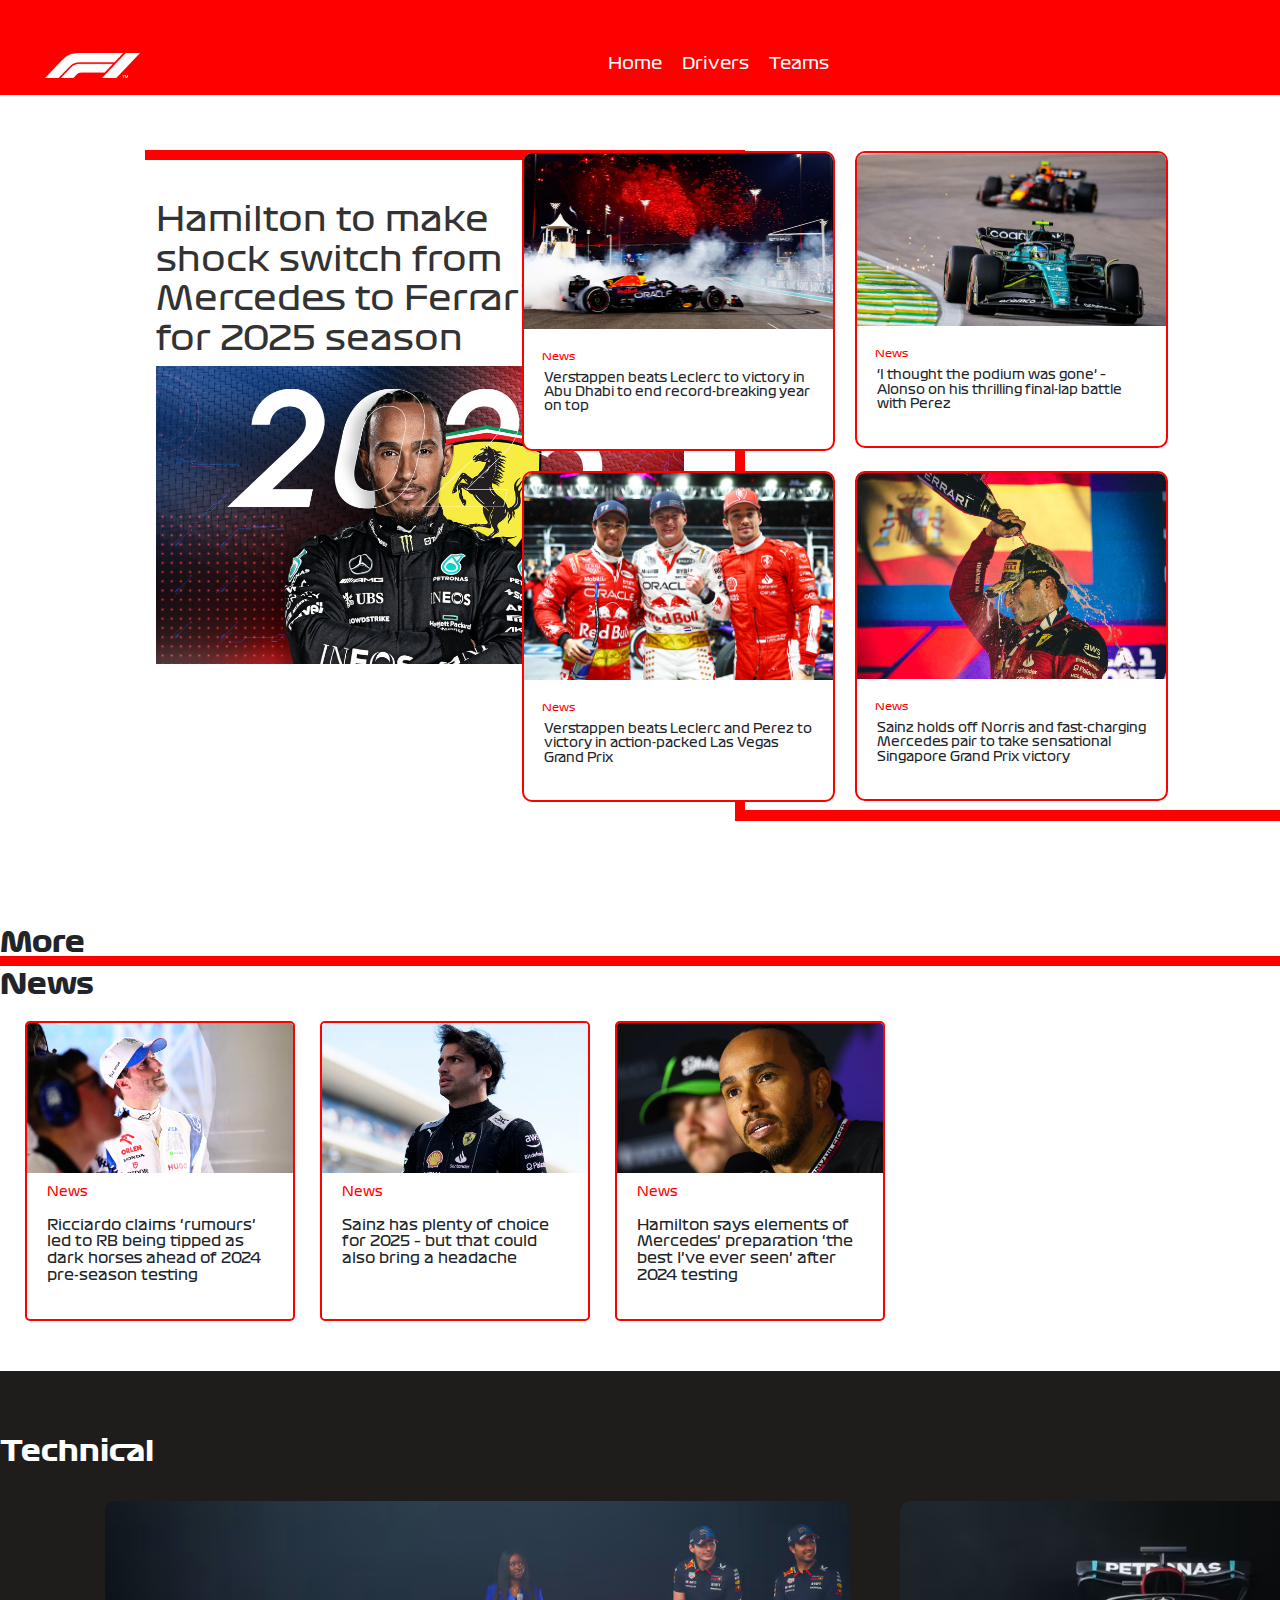
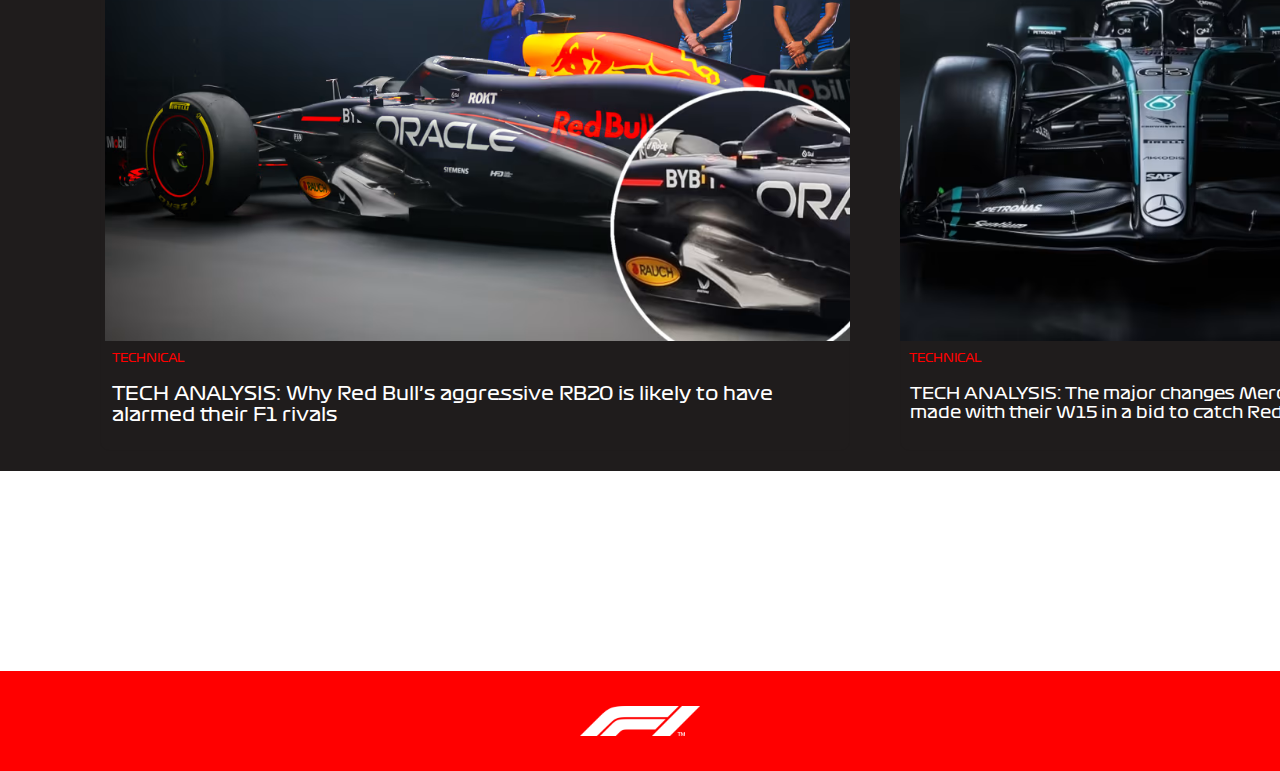
<file: index.html>
<!DOCTYPE html>
<html lang="en">
<head>
    <meta charset="UTF-8">
    <meta name="viewport" content="width=device-width, initial-scale=1.0">
    <title>F1 - The official website</title>
    <link rel="stylesheet" href="https://cdn.jsdelivr.net/npm/bootstrap@4.3.1/dist/css/bootstrap.min.css" integrity="sha384-ggOyR0iXCbMQv3Xipma34MD+dH/1fQ784/j6cY/iJTQUOhcWr7x9JvoRxT2MZw1T" crossorigin="anonymous">
    <link rel="stylesheet" href="styles.css">
    <script src="home.js" defer></script> <!-- Assuming home.js is in the same directory as your HTML file -->
</head>
<body>
        
    
        <!-- RED BACKGROUND CONTAINER -->
        <div id="countdownContainer" class="red-background">
            <!-- COUNTDOWN -->
            <div id="wrapper-countdown">
            <div id="countdown" class="countdown"></div>
            </div>
        </div>
        

        <!-- TOP BAR -->
        <div class="top-bar">
            <a href="/index.html">
            <img src="/Images/F1logo.png" alt="F1 Logo" width="140px" height="40" style="padding-top: 10px; padding-left: 45px; padding-bottom: 5px;">
        </a>
            <div id="wrapper-bar">
                <ul class="nav-list">
                    <li><a href="/index.html">Home</a></li>
                    <li><a href="/HTML-CSS/drivers.html">Drivers</a></li>
                    <li><a href="/HTML-CSS/teams.html">Teams</a></li>
                </ul>
            </div>
        </div>
        
        

            

        <!-- WRAPPER -->
        <div id="wrapper"> 

        <!-- CONTENTS -->

        <!-- MAIN ARTICLE -->
        <div class="main-article row justify-content-center" onclick="redirectToArticle('HTML-CSS/Articles/headline-article.html')">
            <div class="article-content col-md-10">
                <h1 class="main-article-title">Hamilton to make shock switch from Mercedes to Ferrari for 2025 season</h1>
                <img src="Images/F1-article-images/hamilton-ferrari.jpg" alt="Hamilton Ferrari" class="img-fluid" style="max-width: 650px;">
            </div>
        </div>
        
        

        <div class="article-border"></div>

        </div>
        

        <!-- Sub-wrapper for card container -->
    
        <!-- 4 CARD NEWS ARTICLE -->
        <div class="wrapper-card">
        <div class="container">
            <div class="row justify-content-center">
                <div class="col-md-6 col-lg-5 col-sm-7">
                    <!-- Card 1 -->
                    <div class="card" onclick="redirectToArticle('HTML-CSS/Articles/article-1.html')">
                        <img src="Images/F1-article-images/verstappen-abu-dhabi.png" alt="Verstappen Abu Dhabi">
                        <div class="card-content">
                            <p class="card-topic">News</p>
                            <h2 class="card-title">Verstappen beats Leclerc to victory in Abu Dhabi to end record-breaking year on top</h2>
                        </div>
                    </div>
                </div>
                <div class="col-md-6 col-lg-5">
                    <!-- Card 2 -->
                    <div class="card" onclick="redirectToArticle('HTML-CSS/Articles/article-2.html')">
                        <img src="Images/F1-article-images/alonso-perez-brazil.png" alt="Verstappen Brazil">
                        <div class="card-content">
                            <p class="card-topic">News</p>
                            <h2 class="card-title">‘I thought the podium was gone’ – Alonso on his thrilling final-lap battle with Perez</h2>
                        </div>
                    </div>
                </div>
                <div class="col-md-6 col-lg-5">
                    <!-- Card 3 -->
                    <div class="card" onclick="redirectToArticle('HTML-CSS/Articles/article-3.html')">
                        <img src="Images/F1-article-images/verstappen-las-vegas.png" alt="Verstappen Las Vegas">
                        <div class="card-content">
                            <p class="card-topic">News</p>
                            <h2 class="card-title">Verstappen beats Leclerc and Perez to victory in action-packed Las Vegas Grand Prix</h2>
                        </div>
                    </div>
                </div>
                <div class="col-md-6 col-lg-5">
                    <!-- Card 4 -->
                    <div class="card" onclick="redirectToArticle('HTML-CSS/Articles/article-4.html')">
                        <img src="Images/F1-article-images/sainz-singapore.jpg" alt="Sainz Singapore">
                        <div class="card-content">
                            <p class="card-topic">News</p>
                            <h2 class="card-title">Sainz holds off Norris and fast-charging Mercedes pair to take sensational Singapore Grand Prix victory</h2>
                        </div>
                    </div>
                </div>
            </div>
        </div>
    </div>
        

    <div class="more-news-wrapper">
    <div class="more-news-box-1">
        <p class="more-news">More News</p>
    </div>
    </div>

    <!-- MORE NEWS SECTION -->
    <div class="more-news-wrapper">
        
        <div class="more-news-box">

        <!-- Sub Card 1 -->
        <div class="more-news-article-card" onclick="redirectToArticle('HTML-CSS/Articles/article-1.html')">
            <img src="Images/Sub-articles/ricciardo-rb-claim.avif" alt="Verstappen Abu Dhabi" height="200" width="265">
            <div class="more-news-card-content">
                <p class="more-news-card-topic">News</p> <!-- New element for the topic text -->
                <h2 class="card-title">Ricciardo claims ‘rumours’ led to RB being tipped as dark horses ahead of 2024 pre-season testing</h2>
            </div>
        </div>

        <!-- Sub Card 2 -->
        <div class="more-news-article-card" onclick="redirectToArticle('HTML-CSS/Articles/article-1.html')">
            <img src="Images/Sub-articles/sainz-ferrari-2025.avif" alt="Verstappen Abu Dhabi" height="200" width="265">
            <div class="more-news-card-content">
                <p class="more-news-card-topic">News</p> <!-- New element for the topic text -->
                <h2 class="card-title">Sainz has plenty of choice for 2025 – but that could also bring a headache</h2>
            </div>
        </div>

        <!-- Sub Card 2 -->
        <div class="more-news-article-card" onclick="redirectToArticle('HTML-CSS/Articles/article-1.html')">
            <img src="Images/Sub-articles/hamilton-2024-testing.avif" alt="Verstappen Abu Dhabi" height="200" width="265">
            <div class="more-news-card-content">
                <p class="more-news-card-topic">News</p> <!-- New element for the topic text -->
                <h2 class="card-title">Hamilton says elements of Mercedes’ preparation ‘the best I’ve ever seen’ after 2024 testing</h2>
            </div>
        </div>

        </div>
        
    </div>
        

    <!-- TECHNICAL BOX -->
    <div class="technical-box">
        <p class="technical-text">Technical</p>
    
        <!-- Wrapper -->
        <div class="wrapper-technical">

        <!-- Main Technical Article -->
        <div class="technical-main-card" onclick="redirectToArticle('HTML-CSS/Articles/article-4.html')">
            <div class="card-image">
                <img src="Images/Tech-article-analysis/red-bull-tech-analysis.avif" alt="Red Bull Tech Analysis">
            </div>
            <div class="card-content">
                <p class="technical-card-topic">TECHNICAL</p>
                <h2 class="technical-card-title">TECH ANALYSIS: Why Red Bull’s aggressive RB20 is likely to have alarmed their F1 rivals</h2>
            </div>
        </div>
    
        <!-- Sub Technical Article -->
        <div class="technical-sub-article" onclick="redirectToArticle('HTML-CSS/Articles/article-5.html')">
            <div class="card-image">
                <img src="Images/Tech-article-analysis/mercedes-tech-analysis.avif" alt="Mercedes Tech Analysis">
            </div>
            <div class="card-content">
                <p class="technical-sub-card-topic">TECHNICAL</p>
                <h2 class="technical-sub-card-title">TECH ANALYSIS: The major changes Mercedes have made with their W15 in a bid to catch Red Bull</h2>
            </div>
        </div>
    </div>
    </div>
    




    <!-- FOOTER CODE -->
    <footer class="footer">
        <div class="footer-content">
            <img class ="footer-logo" src="/Images/F1logo.png">
        </div>
    </footer>

    <script src="https://code.jquery.com/jquery-3.3.1.slim.min.js" integrity="sha384-q8i/X+965DzO0rT7abK41JStQIAqVgRVzpbzo5smXKp4YfRvH+8abtTE1Pi6jizo" crossorigin="anonymous"></script>
    <script src="https://cdn.jsdelivr.net/npm/popper.js@1.14.7/dist/umd/popper.min.js" integrity="sha384-UO2eT0CpHqdSJQ6hJty5KVphtPhzWj9WO1clHTMGa3JDZwrnQq4sF86dIHNDz0W1" crossorigin="anonymous"></script>
    <script src="https://cdn.jsdelivr.net/npm/bootstrap@4.3.1/dist/js/bootstrap.min.js" integrity="sha384-JjSmVgyd0p3pXB1rRibZUAYoIIy6OrQ6VrjIEaFf/nJGzIxFDsf4x0xIM+B07jRM" crossorigin="anonymous"></script>
    
</body>
</html>
</file>
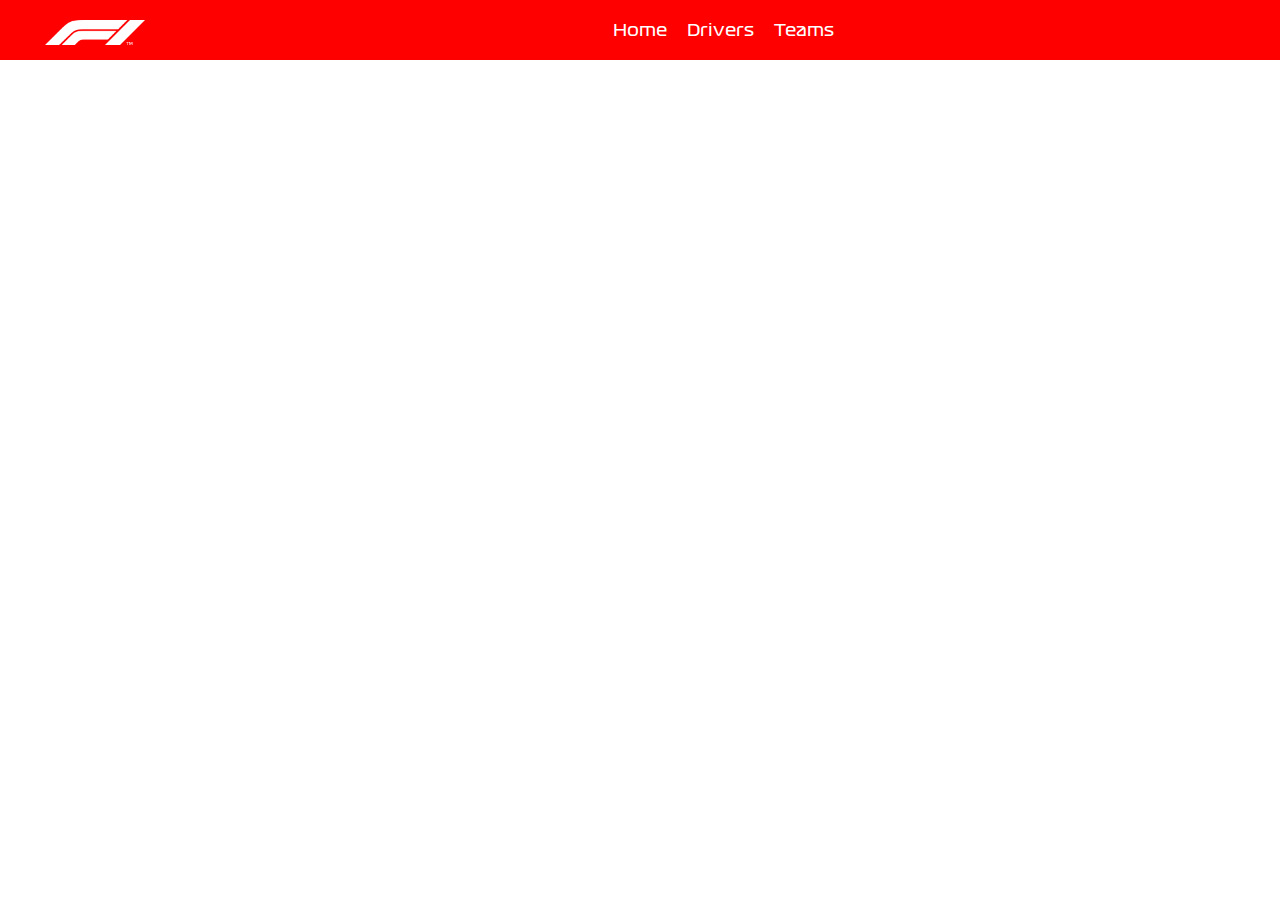
<file: HTML-CSS/drivers.html>
<!DOCTYPE html>
<html lang="en">
<head>
    <meta charset="UTF-8">
    <meta name="viewport" content="width=device-width, initial-scale=1.0">
    <title>Drivers</title>
    <link rel="stylesheet" href="drivers.css"> <!-- Link to the main CSS file -->
</head>
<body>

    
    <!-- TOP BAR -->
    <div class="top-bar">
        <img src="../Images/F1logo.png" alt="F1 Logo" width="120" height="25" style="padding-top: 10px; padding-left: 45px; padding-bottom: 5px;">
        <div id="wrapper-bar">
        <ul class="nav-list">
    
            <li><a href="../index.html">Home</a></li>
            <li><a href="drivers.html">Drivers</a></li> <!-- Link to drivers.html -->
            <li><a href="teams.html">Teams</a></li>
        </ul>
    </div>
    </div>    
    
</body>
</html>
</file>
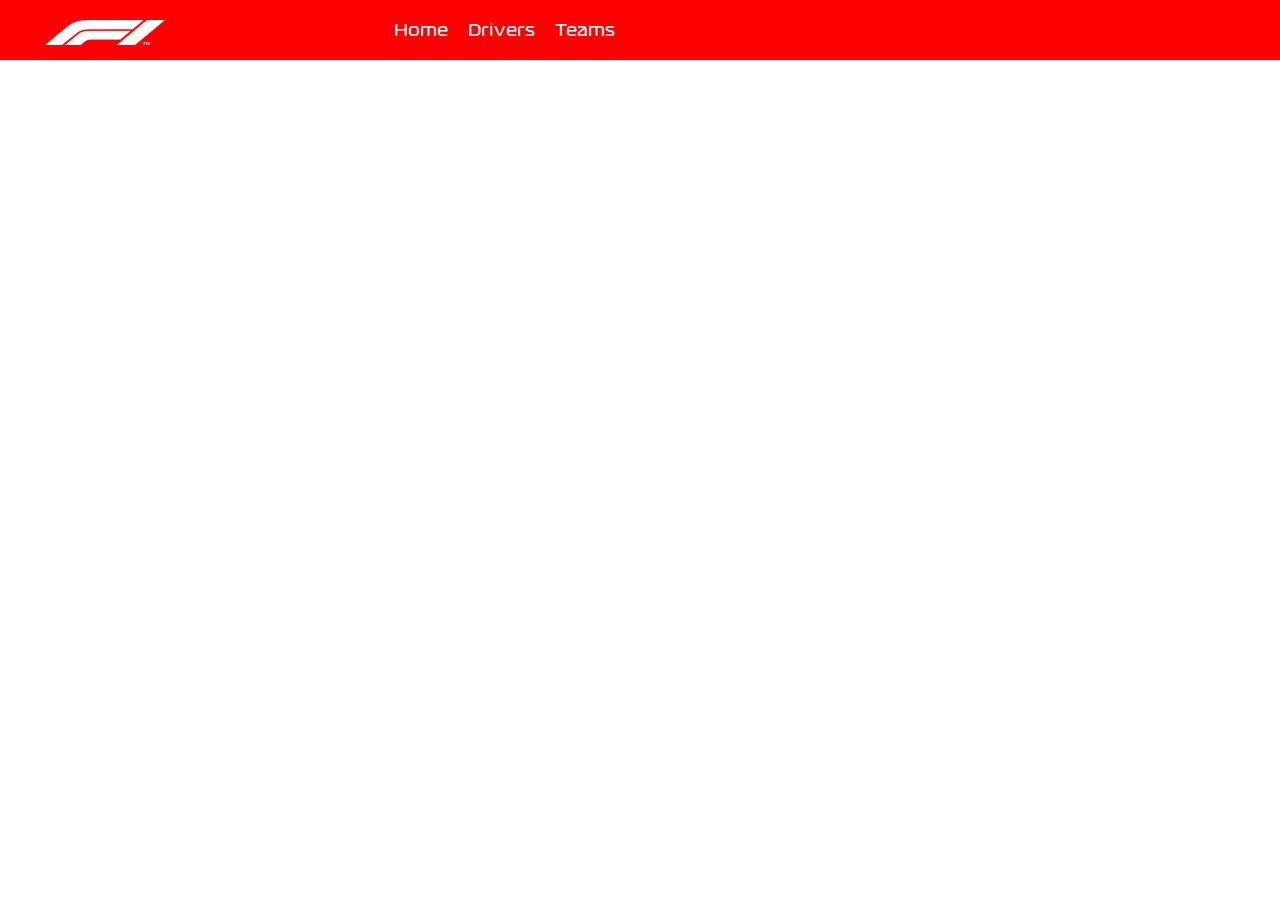
<file: HTML-CSS/teams.html>
<!DOCTYPE html>
<html lang="en">
<head>
    <meta charset="UTF-8">
    <meta name="viewport" content="width=device-width, initial-scale=1.0">
    <title>Drivers</title>
    <link rel="stylesheet" href="teams.css"> <!-- Link to the main CSS file -->
</head>
<body>
    <!-- TOP BAR -->
    <div class="top-bar">
        <img src="../Images/F1logo.png" alt="F1 Logo" width="120" height="25" style="padding-top: 10px; padding-left: 45px; padding-bottom: 5px;">
        <ul class="nav-list">
            <li><a href="../index.html">Home</a></li>
            <li><a href="../HTML-CSS/drivers.html">Drivers</a></li> <!-- Link to drivers.html -->
            <li><a href="teams.html">Teams</a></li>
        </ul>
    </div>
</body>
</html>
</file>
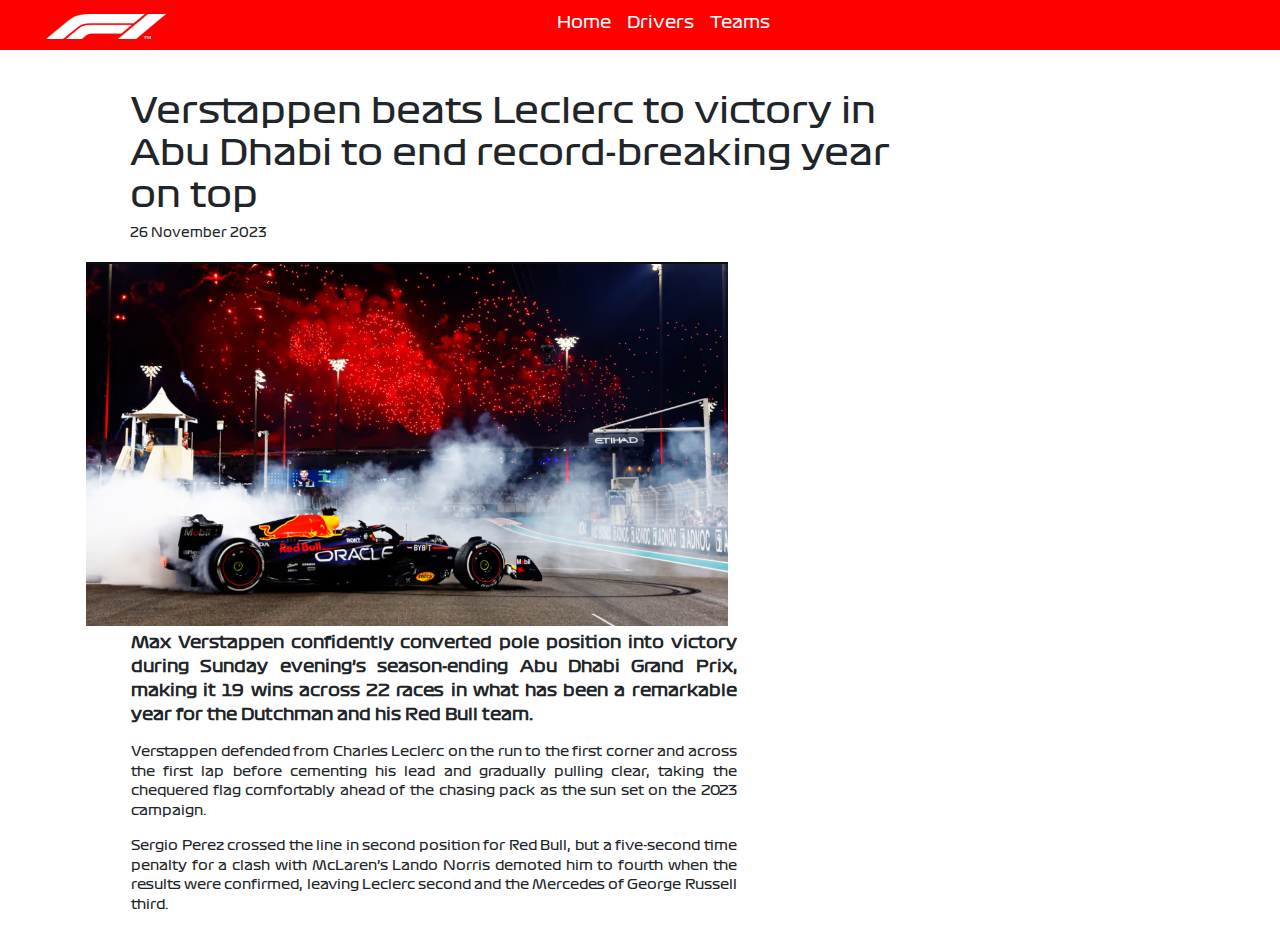
<file: HTML-CSS/Articles/article-1.html>
<!DOCTYPE html>
<html lang="en">
<head>
    <meta charset="UTF-8">
    <meta name="viewport" content="width=device-width, initial-scale=1.0">
    <title>Initial Title</title>
    <!-- Bootstrap CSS -->
    <link rel="stylesheet" href="https://cdn.jsdelivr.net/npm/bootstrap@4.3.1/dist/css/bootstrap.min.css" integrity="sha384-ggOyR0iXCbMQv3Xipma34MD+dH/1fQ784/j6cY/iJTQUOhcWr7x9JvoRxT2MZw1T" crossorigin="anonymous">
    <!-- Custom CSS -->
    <link rel="stylesheet" href="article-1.css">
    <!-- Google Fonts - Roboto -->
    <link href="https://fonts.googleapis.com/css2?family=Roboto:wght@400;700&display=swap" rel="stylesheet">
    <!-- Font Awesome -->
    <link rel="stylesheet" href="https://cdnjs.cloudflare.com/ajax/libs/font-awesome/5.15.4/css/all.min.css" integrity="sha512-ZT2P9jRxUzDCa3n7UVM5q4bWZS2/uUVtGJpQTxag87O5d5ZY41k3AdKk14HptUdEZNb48e8Z3RrN/64z6EhzDQ==" crossorigin="anonymous" referrerpolicy="no-referrer" />

    <script src="/JS/Articles/article-1.js" defer></script>
</head>
<body>

    <!-- TOP BAR -->
    <!-- TOP BAR -->
    <nav class="navbar navbar-expand-md navbar-light bg-danger py-0">
    <a class="navbar-brand" href="#">
        <img src="/Images/F1logo.png" alt="F1 Logo" width="120" height="25">
    </a>
    <button class="navbar-toggler" type="button" data-toggle="collapse" data-target="#navbarSupportedContent" aria-controls="navbarSupportedContent" aria-expanded="false" aria-label="Toggle navigation">
        <span class="navbar-toggler-icon"></span>
    </button>

    <div class="collapse navbar-collapse" id="navbarSupportedContent">
        <ul class="navbar-nav mx-auto"> <!-- Remove ml-auto class -->
            <li class="nav-item">
                <a class="nav-link" href="/index.html">Home</a>
            </li>
            <li class="nav-item">
                <a class="nav-link" href="/HTML-CSS/drivers.html">Drivers</a>
            </li>
            <li class="nav-item">
                <a class="nav-link" href="/HTML-CSS/teams.html">Teams</a>
            </li>
        </ul>
    </div>
</nav>

    
    <!-- WRAPPER -->
    <div class="container">
        
        <!-- ARTICLE STUFF -->

        <!-- ARTICLE TITLE -->
        <!-- ARTICLE TITLE AND DATE CONTAINER -->
        <div class="title-date-container">
            <h1 class="article-1-title display-4 display-md-6 display-lg-8">Verstappen beats Leclerc to victory in Abu Dhabi to end record-breaking year on top</h1>
            <p class="article-1-date small">26 November 2023</p>
        </div>

        
        <!-- ARTICLE IMAGE -->
        <div class="row justify-content-center"> <!-- Center the image horizontally -->
            <div class="col-md-8">
                <img src="/Images/F1-article-images/verstappen-abu-dhabi.png" alt="Verstappen Abu Dhabi" class="img-fluid img-thumbnail article-image" style="width: 650px; height: auto;">
            </div>
        </div>
        
        <!-- ARTICLE 1 DESCRIPTION -->
        <div class="row">
            <div class="col-md-8"> <!-- Adjust column size for responsiveness and remove left padding -->
                <!-- ARTICLE 1 DESCRIPTION -->
                <div class="article-content-container">
                    <p class="article-1-description pl-3">Max Verstappen confidently converted pole position into victory during Sunday evening’s season-ending Abu Dhabi Grand Prix, making it 19 wins across 22 races in what has been a remarkable year for the Dutchman and his Red Bull team.</p>
                    <!-- ARTICLE 1 TEXT -->
                    <div class="article-1-text pl-3">
                        <p class="article-paragraph">Verstappen defended from Charles Leclerc on the run to the first corner and across the first lap before cementing his lead and gradually pulling clear, taking the chequered flag comfortably ahead of the chasing pack as the sun set on the 2023 campaign.</p>
                        <p class="article-paragraph">Sergio Perez crossed the line in second position for Red Bull, but a five-second time penalty for a clash with McLaren’s Lando Norris demoted him to fourth when the results were confirmed, leaving Leclerc second and the Mercedes of George Russell third.</p>
                    </div>
                </div>
            </div>
        </div>
        
        
    </div>

    <!-- Bootstrap JavaScript dependencies -->
    <script src="https://code.jquery.com/jquery-3.3.1.slim.min.js" integrity="sha384-q8i/X+965DzO0rT7abK41JStQIAqVgRVzpbzo5smXKp4YfRvH+8abtTE1Pi6jizo" crossorigin="anonymous"></script>
    <script src="https://cdn.jsdelivr.net/npm/popper.js@1.14.7/dist/umd/popper.min.js" integrity="sha384-UO2eT0CpHqdSJQ6hJty5KVphtPhzWj9WO1clHTMGa3JDZwrnQq4sF86dIHNDz0W1" crossorigin="anonymous"></script>
    <script src="https://cdn.jsdelivr.net/npm/bootstrap@4.3.1/dist/js/bootstrap.min.js" integrity="sha384-JjSmVgyd0p3pXB1rRibZUAYoIIy6OrQ6VrjIEaFf/nJGzIxFDsf4x0xIM+B07jRM" crossorigin="anonymous"></script>

</body>
</html>
</file>
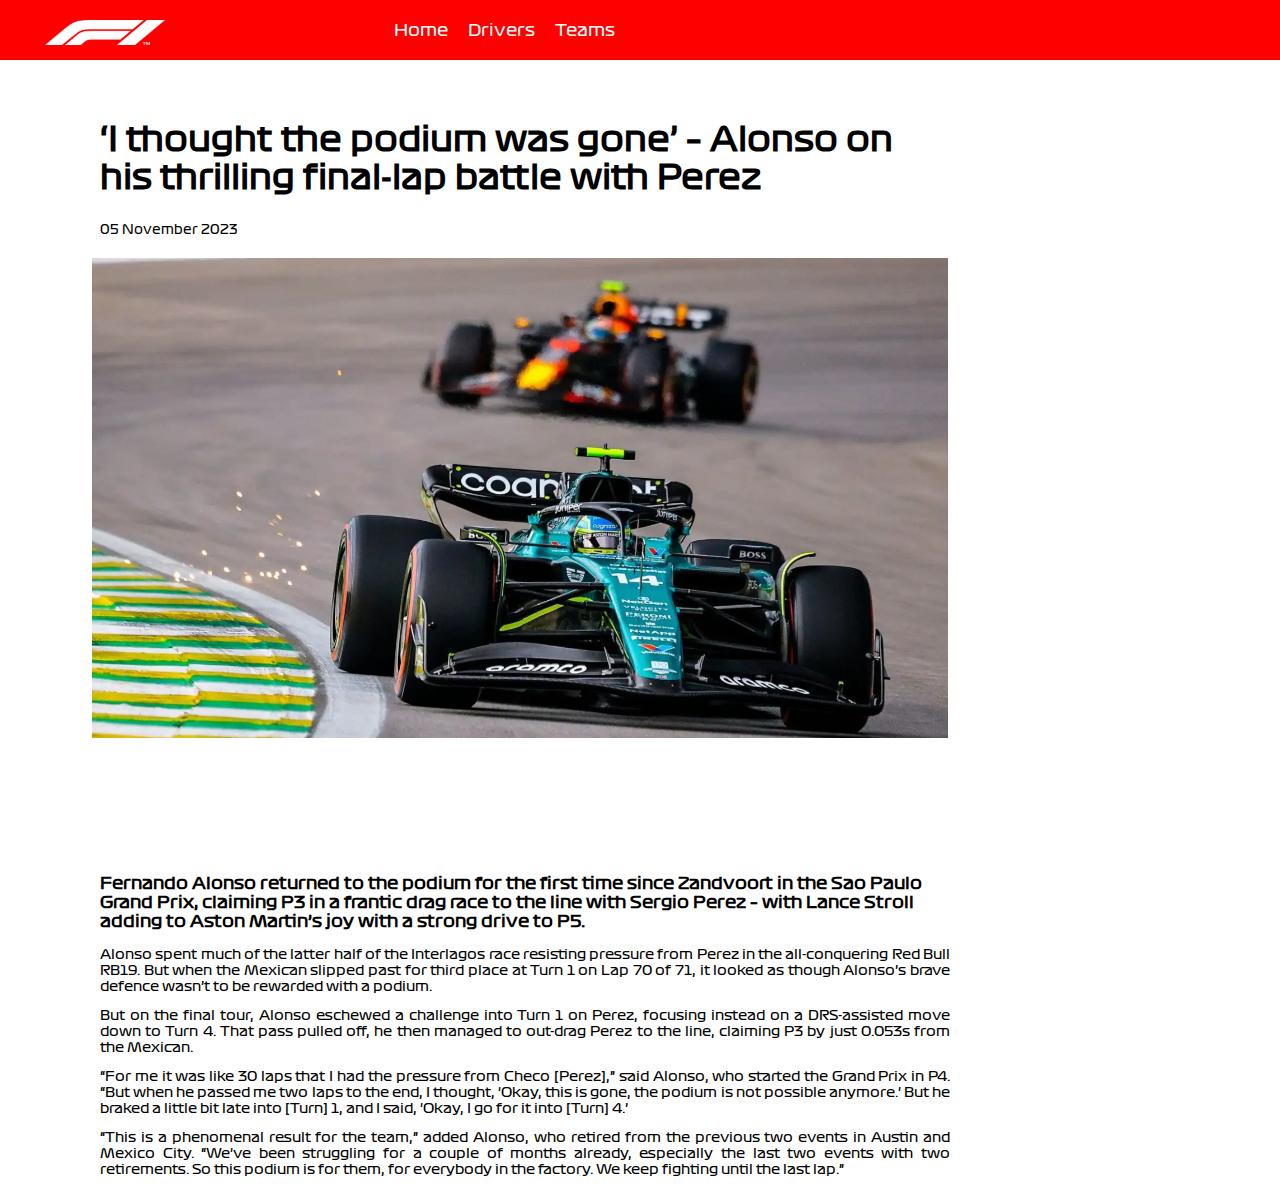
<file: HTML-CSS/Articles/article-2.html>
<!DOCTYPE html>
<html lang="en">
<head>
    <meta charset="UTF-8">
    <meta name="viewport" content="width=device-width, initial-scale=1.0">
    <title>Initial Title</title>
    <link rel="stylesheet" href="article-2.css"> <!-- Link to the main CSS file -->

    <script src="/JS/Articles/article-2.js" defer></script>
</head>
<body>

    <!-- TOP BAR -->
    <div class="top-bar">
        <img src="/Images/F1logo.png" alt="F1 Logo" width="120" height="25" style="padding-top: 10px; padding-left: 45px; padding-bottom: 5px;">
        <ul class="nav-list">
            <li><a href="/index.html">Home</a></li>
            <li><a href="/HTML-CSS/drivers.html">Drivers</a></li> <!-- Link to drivers.html -->
            <li><a href="/HTML-CSS/teams.html">Teams</a></li>
        </ul>
    </div>

    <!-- ARTICLE STUFF -->

    <!-- ARTICLE TITLE -->
    <h1 class="article-2-title">‘I thought the podium was gone’ – Alonso on his thrilling final-lap battle with Perez</h1>

    <a class="article-2-date">05 November 2023</a>

    <!-- ARTICLE IMAGE -->
    <div class="article-2-image" id="article-2-image">
        <img src="/Images/F1-article-images/alonso-perez-brazil.png" alt="Alonso Brazil">
    </div>
    
    <!-- ARTICLE DESCRIPTION IN BOLD -->
    <p class="article-2-description">Fernando Alonso returned to the podium for the first time since Zandvoort in the Sao Paulo Grand Prix, claiming P3 in a frantic drag race to the line with Sergio Perez – with Lance Stroll adding to Aston Martin’s joy with a strong drive to P5.</p>



    <div class="article-2-text">

        <!-- <p class="article-1-text"></p> -->
    
        <p>Alonso spent much of the latter half of the Interlagos race resisting pressure from Perez in the all-conquering Red Bull RB19. But when the Mexican slipped past for third place at Turn 1 on Lap 70 of 71, it looked as though Alonso’s brave defence wasn’t to be rewarded with a podium.</p>
    
        <p>But on the final tour, Alonso eschewed a challenge into Turn 1 on Perez, focusing instead on a DRS-assisted move down to Turn 4. That pass pulled off, he then managed to out-drag Perez to the line, claiming P3 by just 0.053s from the Mexican.</p>
    
        <p>“For me it was like 30 laps that I had the pressure from Checo [Perez],” said Alonso, who started the Grand Prix in P4. “But when he passed me two laps to the end, I thought, 'Okay, this is gone, the podium is not possible anymore.' But he braked a little bit late into [Turn] 1, and I said, 'Okay, I go for it into [Turn] 4.’</p>
    
        <p>“This is a phenomenal result for the team,” added Alonso, who retired from the previous two events in Austin and Mexico City. “We've been struggling for a couple of months already, especially the last two events with two retirements. So this podium is for them, for everybody in the factory. We keep fighting until the last lap.”</p>



    </div>


</body>
</html>
</file>
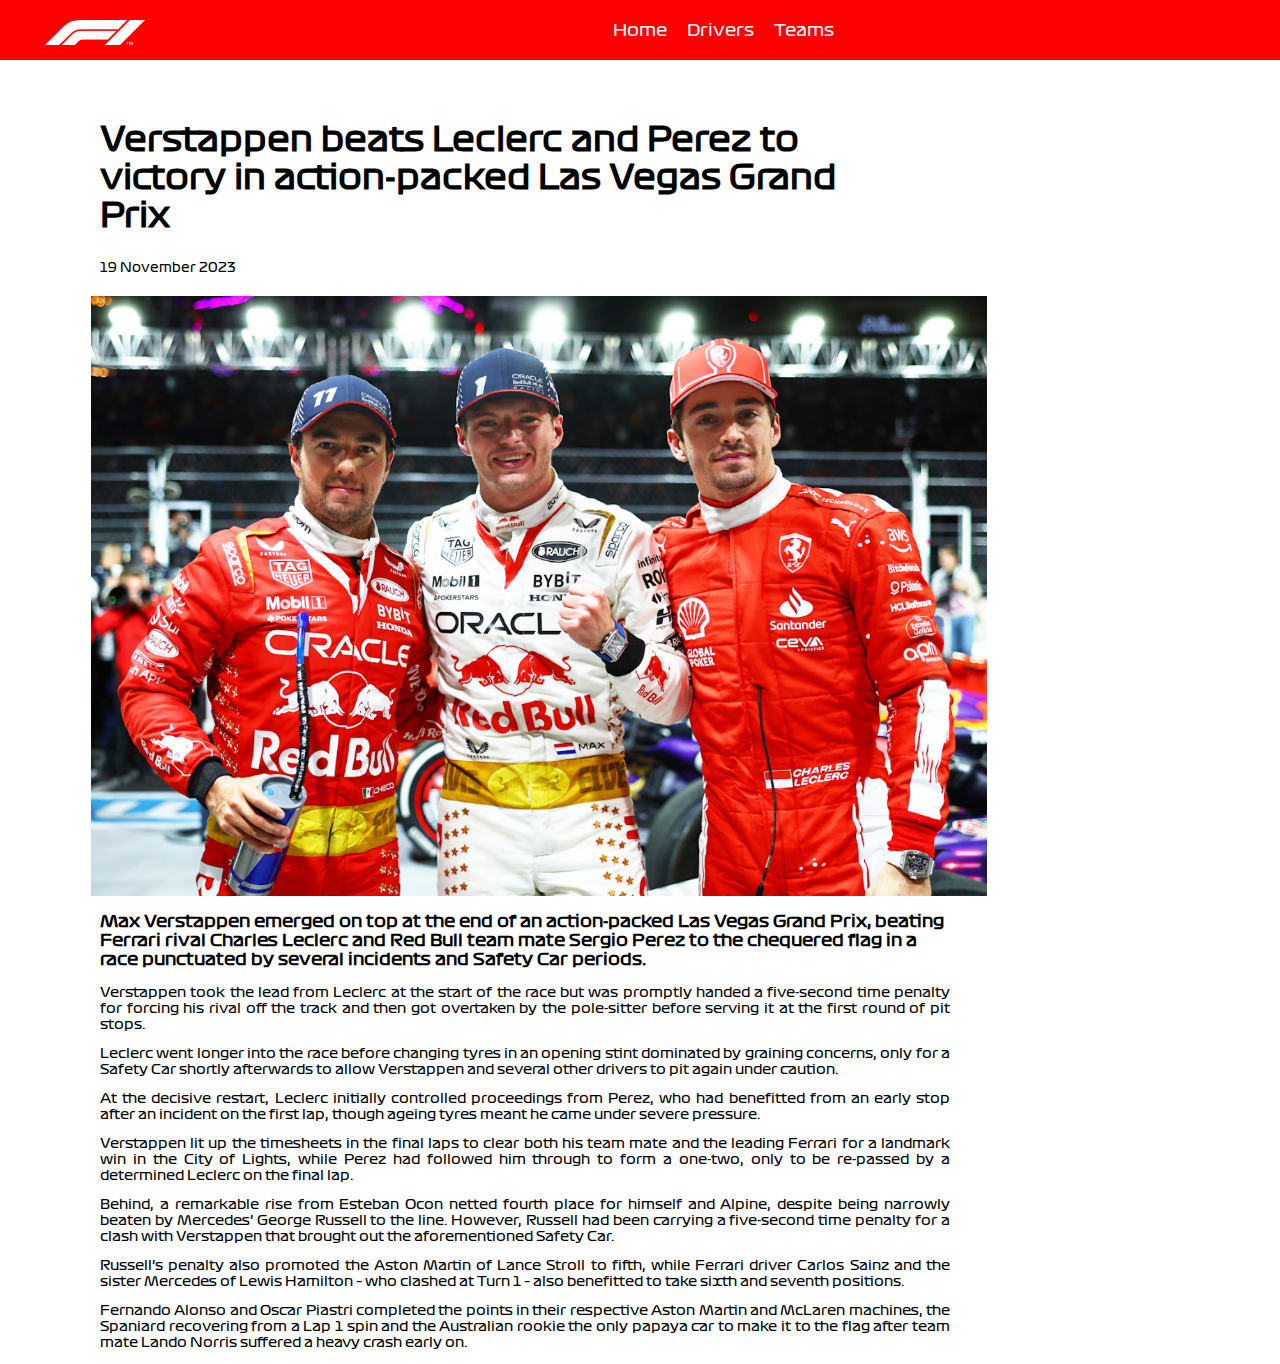
<file: HTML-CSS/Articles/article-3.html>
<!DOCTYPE html>
<html lang="en">
<head>
    <meta charset="UTF-8">
    <meta name="viewport" content="width=device-width, initial-scale=1.0">
    <title>Initial Title</title>
    <link rel="stylesheet" href="article-3.css"> <!-- Link to the main CSS file -->

    <script src="/JS/Articles/article-3.js" defer></script>
</head>
<body>
    <!-- TOP BAR -->
    <div class="top-bar">
        <img src="/Images/F1logo.png" alt="F1 Logo" width="120" height="25" style="padding-top: 10px; padding-left: 45px; padding-bottom: 5px;">
        <div id="wrapper-bar">
        <ul class="nav-list">
            <li><a href="/index.html">Home</a></li>
            <li><a href="/HTML-CSS/drivers.html">Drivers</a></li> <!-- Link to drivers.html -->
            <li><a href="/HTML-CSS/teams.html">Teams</a></li>
        </div>
        </ul>
    </div>


    <div id="wrapper"> 

    <!-- ARTICLE STUFF -->

    <!-- ARTICLE TITLE -->
    <h1 class="article-3-title">Verstappen beats Leclerc and Perez to victory in action-packed Las Vegas Grand Prix</h1>

    <a class="article-3-date">19 November 2023</a>

    <!-- ARTICLE IMAGE -->
    <div class="article-image" id="article-3-image">
        <img src="/Images/F1-article-images/verstappen-las-vegas.png" alt="Verstappen Abu Dhabi">
    </div>
    
    <p class="article-3-description">Max Verstappen emerged on top at the end of an action-packed Las Vegas Grand Prix, beating Ferrari rival Charles Leclerc and Red Bull team mate Sergio Perez to the chequered flag in a race punctuated by several incidents and Safety Car periods.</p>



    <div class="article-3-text">
    
        <p>Verstappen took the lead from Leclerc at the start of the race but was promptly handed a five-second time penalty for forcing his rival off the track and then got overtaken by the pole-sitter before serving it at the first round of pit stops.</p>

        <p>Leclerc went longer into the race before changing tyres in an opening stint dominated by graining concerns, only for a Safety Car shortly afterwards to allow Verstappen and several other drivers to pit again under caution.</p>

        <p>At the decisive restart, Leclerc initially controlled proceedings from Perez, who had benefitted from an early stop after an incident on the first lap, though ageing tyres meant he came under severe pressure.</p>

        <p>Verstappen lit up the timesheets in the final laps to clear both his team mate and the leading Ferrari for a landmark win in the City of Lights, while Perez had followed him through to form a one-two, only to be re-passed by a determined Leclerc on the final lap.</p>

        <p>Behind, a remarkable rise from Esteban Ocon netted fourth place for himself and Alpine, despite being narrowly beaten by Mercedes’ George Russell to the line. However, Russell had been carrying a five-second time penalty for a clash with Verstappen that brought out the aforementioned Safety Car.</p>

        <p>Russell’s penalty also promoted the Aston Martin of Lance Stroll to fifth, while Ferrari driver Carlos Sainz and the sister Mercedes of Lewis Hamilton – who clashed at Turn 1 – also benefitted to take sixth and seventh positions.</p>

        <p>Fernando Alonso and Oscar Piastri completed the points in their respective Aston Martin and McLaren machines, the Spaniard recovering from a Lap 1 spin and the Australian rookie the only papaya car to make it to the flag after team mate Lando Norris suffered a heavy crash early on.</p>

    </div>

    </div>
</body>
</html>
</file>
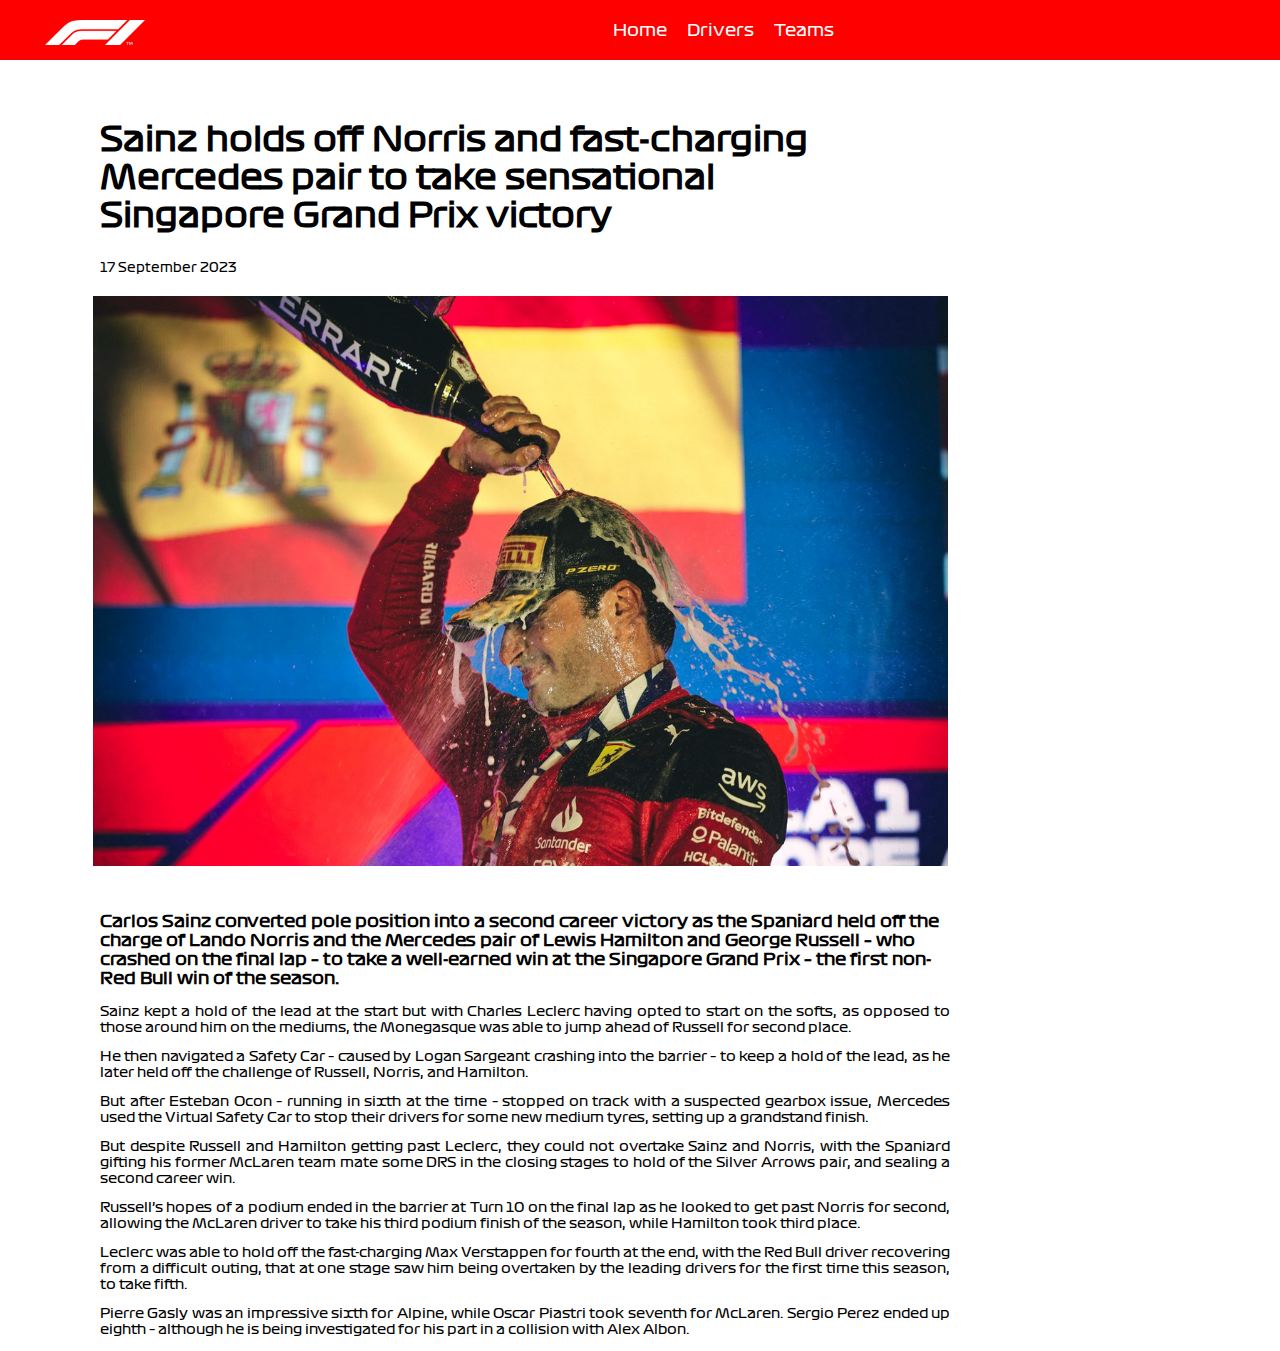
<file: HTML-CSS/Articles/article-4.html>
<!DOCTYPE html>
<html lang="en">
<head>
    <meta charset="UTF-8">
    <meta name="viewport" content="width=device-width, initial-scale=1.0">
    <title>Initial Title</title>
    <link rel="stylesheet" href="article-4.css"> <!-- Link to the main CSS file -->

    <script src="/JS/Articles/article-4.js" defer></script>
</head>
<body>

    <!-- TOP BAR -->

    <div class="top-bar">
        <img src="/Images/F1logo.png" alt="F1 Logo" width="120" height="25" style="padding-top: 10px; padding-left: 45px; padding-bottom: 5px;">
        <div id="wrapper-bar">
        <ul class="nav-list">
            <li><a href="/index.html">Home</a></li>
            <li><a href="/HTML-CSS/drivers.html">Drivers</a></li> <!-- Link to drivers.html -->
            <li><a href="/HTML-CSS/teams.html">Teams</a></li>
        </div>
        </ul>
    </div>


    <div id="wrapper"> 

    <!-- ARTICLE STUFF -->

    <!-- ARTICLE TITLE -->
    <h1 class="article-4-title">Sainz holds off Norris and fast-charging Mercedes pair to take sensational Singapore Grand Prix victory</h1>

    <a class="article-4-date">17 September 2023</a>

    <!-- ARTICLE IMAGE -->
    <div class="article-image" id="article-4-image">
        <img src="/Images/F1-article-images/sainz-singapore.jpg" alt="Verstappen Abu Dhabi">
    </div>
    
    <!-- ARTICLE DESCRIPTION IN BOLD -->
    <p class="article-4-description">Carlos Sainz converted pole position into a second career victory as the Spaniard held off the charge of Lando Norris and the Mercedes pair of Lewis Hamilton and George Russell – who crashed on the final lap – to take a well-earned win at the Singapore Grand Prix – the first non-Red Bull win of the season.</p>



    <div class="article-4-text">

        <p>Sainz kept a hold of the lead at the start but with Charles Leclerc having opted to start on the softs, as opposed to those around him on the mediums, the Monegasque was able to jump ahead of Russell for second place.</p>
    
        <p>He then navigated a Safety Car – caused by Logan Sargeant crashing into the barrier – to keep a hold of the lead, as he later held off the challenge of Russell, Norris, and Hamilton.</p>
    
        <p>But after Esteban Ocon – running in sixth at the time – stopped on track with a suspected gearbox issue, Mercedes used the Virtual Safety Car to stop their drivers for some new medium tyres, setting up a grandstand finish.</p>
    
        <p>But despite Russell and Hamilton getting past Leclerc, they could not overtake Sainz and Norris, with the Spaniard gifting his former McLaren team mate some DRS in the closing stages to hold of the Silver Arrows pair, and sealing a second career win.</p>
    
        <p>Russell’s hopes of a podium ended in the barrier at Turn 10 on the final lap as he looked to get past Norris for second, allowing the McLaren driver to take his third podium finish of the season, while Hamilton took third place.</p>
    
        <p>Leclerc was able to hold off the fast-charging Max Verstappen for fourth at the end, with the Red Bull driver recovering from a difficult outing, that at one stage saw him being overtaken by the leading drivers for the first time this season, to take fifth.</p>
    
        <p>Pierre Gasly was an impressive sixth for Alpine, while Oscar Piastri took seventh for McLaren. Sergio Perez ended up eighth – although he is being investigated for his part in a collision with Alex Albon.</p>
    
    </div>
    

    </div>
    
</body>
</html>
</file>
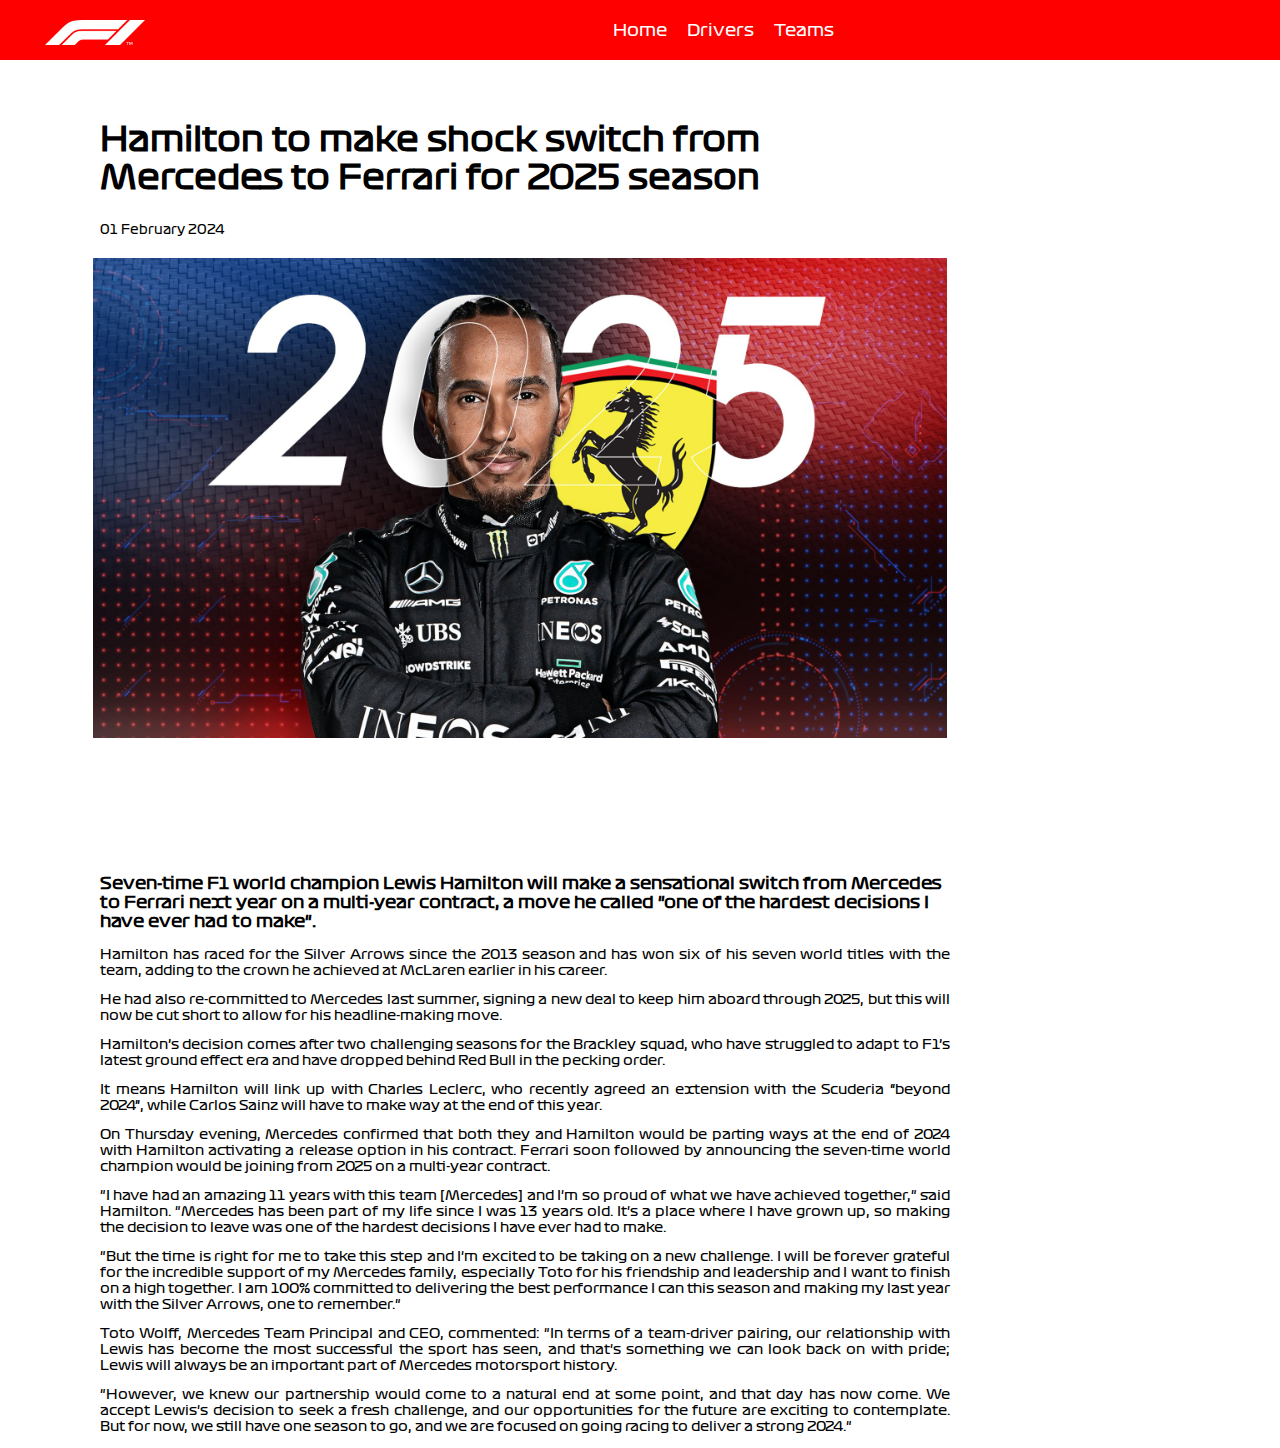
<file: HTML-CSS/Articles/headline-article.html>
<!DOCTYPE html>
<html lang="en">
<head>
    <meta charset="UTF-8">
    <meta name="viewport" content="width=device-width, initial-scale=1.0">
    <title>Initial Title</title>
    <link rel="stylesheet" href="headline-article.css"> 

    <script src="/JS/Articles/headline-article.js" defer></script>  <!-- JS-->
</head>
<body>

    
    <!-- TOP BAR -->
    <div class="top-bar">
        <img src="/Images/F1logo.png" alt="F1 Logo" width="120" height="25" style="padding-top: 10px; padding-left: 45px; padding-bottom: 5px;">
        <div id="wrapper-bar">
        <ul class="nav-list">
            <li><a href="/index.html">Home</a></li>
            <li><a href="/HTML-CSS/drivers.html">Drivers</a></li> 
            <li><a href="/HTML-CSS/teams.html">Teams</a></li>
        </div>
        </ul>
    </div>
    

    <!-- WRAPPER -->
    <div id="wrapper">

    <!-- ARTICLE STUFF -->

    <!-- ARTICLE TITLE -->
    <h1 class="headline-article-title">Hamilton to make shock switch from Mercedes to Ferrari for 2025 season</h1>

    <a class="headline-article-date">01 February 2024</a>

    <!-- ARTICLE IMAGE -->
    <div class="article-image" id="headline-article-1-image">
        <img src="/Images/F1-article-images/hamilton-ferrari.jpg" alt="Verstappen Abu Dhabi">
    </div>
    
    <p class="headline-article-description">Seven-time F1 world champion Lewis Hamilton will make a sensational switch from Mercedes to Ferrari next year on a multi-year contract, a move he called "one of the hardest decisions I have ever had to make".</p>


    <!-- HEADLINE TEXT -->
    <div class="headline-article-text">

        <p>Hamilton has raced for the Silver Arrows since the 2013 season and has won six of his seven world titles with the team, adding to the crown he achieved at McLaren earlier in his career.</p>
    
        <p>He had also re-committed to Mercedes last summer, signing a new deal to keep him aboard through 2025, but this will now be cut short to allow for his headline-making move.</p>
    
        <p>Hamilton’s decision comes after two challenging seasons for the Brackley squad, who have struggled to adapt to F1’s latest ground effect era and have dropped behind Red Bull in the pecking order.</p>
    
        <p>It means Hamilton will link up with Charles Leclerc, who recently agreed an extension with the Scuderia “beyond 2024”, while Carlos Sainz will have to make way at the end of this year.</p>
    
        <p>On Thursday evening, Mercedes confirmed that both they and Hamilton would be parting ways at the end of 2024 with Hamilton activating a release option in his contract. Ferrari soon followed by announcing the seven-time world champion would be joining from 2025 on a multi-year contract.</p>
    
        <p>"I have had an amazing 11 years with this team [Mercedes] and I'm so proud of what we have achieved together," said Hamilton. "Mercedes has been part of my life since I was 13 years old. It's a place where I have grown up, so making the decision to leave was one of the hardest decisions I have ever had to make.</p>
    
        <p>"But the time is right for me to take this step and I'm excited to be taking on a new challenge. I will be forever grateful for the incredible support of my Mercedes family, especially Toto for his friendship and leadership and I want to finish on a high together. I am 100% committed to delivering the best performance I can this season and making my last year with the Silver Arrows, one to remember."</p>
    
        <p>Toto Wolff, Mercedes Team Principal and CEO, commented: "In terms of a team-driver pairing, our relationship with Lewis has become the most successful the sport has seen, and that's something we can look back on with pride; Lewis will always be an important part of Mercedes motorsport history.</p>
    
        <p>"However, we knew our partnership would come to a natural end at some point, and that day has now come. We accept Lewis's decision to seek a fresh challenge, and our opportunities for the future are exciting to contemplate. But for now, we still have one season to go, and we are focused on going racing to deliver a strong 2024."</p>
    
    </div>
    
    
    </div>


</body>
</html>
</file>
<file: styles.css>
body {
    margin: 0;
    padding: 0;
    font-family: 'Formula1-Regular-1', sans-serif; 
    /*background: black;*/
}

/* WRAPPERS */

#wrapper {
    margin-left: auto;
    margin-right: auto;
    max-width: 1519px; /*960*/
}

#wrapper-bar {
    max-width: 1519px; /* Set maximum width */
    margin: 0 auto; /* Center the content horizontally */
    display: flex;
    align-items: center; 
    padding-left: 423px
}

#wrapper-countdown {
    max-width: 1519px; /* Set maximum width */
    margin: 0 auto; /* Center the content horizontally */
    display: flex;
    align-items: center; 
}

#wrapper-logo {
    max-width: 1519px; /* Set maximum width */
    margin: 0 auto; /* Center the content horizontally */
    display: flex;
    align-items: center; 
}

.wrapper-card {
    max-width: 1519px; /* Set maximum width */
    margin: 0 auto; /* Center the content horizontally */
    display: flex; /* Use flexbox */
    flex-wrap: wrap; /* Allow cards to wrap to the next line if needed */
    justify-content: center; /* Center the items horizontally */
}

.wrapper-technical {
    max-width: 1519px; 
    margin: 0 auto;
    align-items: center; 
}

.more-news-wrapper {
    max-width: 1519px;
    margin: 0 auto;
    display: flex; /* Use flexbox */
    flex-wrap: wrap; /* Allow items to wrap to the next line */
    justify-content: space-around; /* Align items with space around */
    align-items: center; /* Center items vertically */
}


#countdownContainer {
    position: fixed; /* Set the position to fixed */
    top: 0; /* Stick it to the very top of the screen */
    left: 0; /* Align it to the left */
    width: 100%; /* Take up the full width of the screen */
    height: 30px;
    background-color: red;
    color: rgb(255, 255, 255);
    font-size: 16px;
    text-align: center;
    padding-top: 0px;
    z-index: 1000; 
}

.top-bar {
    position: fixed; 
    top: 30px;
    left: 0; 
    width: 100%; 
    height: 65px;
    background-color: red;
    padding-top: 5px;
    padding-bottom: 5px;
    font-family: 'Formula1-Regular-1', sans-serif;
    display: flex;
    align-items: center;
    justify-content: space-between; 
    z-index: 1000;
}


.logo {
    padding-top: 10px; 
    padding-right: 10px;
    padding-bottom: 5px;
}

.nav-list {
    list-style: none;
    margin: 0;
    padding-right:633.5px; /* Original was 650px*/
    display: flex;
    align-items: center; 
    
}

.nav-list li {
    margin-right: 10px;
}

.nav-list a {
    text-decoration: none;
    font-size: 16px;
    color: #fff;
    padding: 20.5px 5px;
    border-radius: 0px;
    cursor: pointer;
    transition: background-color 0.3s ease; 
    display: inline-block;
}

.nav-list a:hover {
    background-color: black !important; 
}


.red-background {
    background-color: red;
    height: 30px; 
    width: 100%; 
}

/* COUNTDOWN TEXT + BACKGROUND*/
.countdown {
    background-color: red;
    color: rgb(255, 255, 255); 
    font-size: 14px; 
    padding-top: 10px;
    display: block;
    margin: 0 auto;    
}


.countdown:hover {
    text-decoration: underline; /* Underline on hover */
    cursor: pointer;
}

/* MAIN ARTICLE */
.main-article-title {
    font-size: 33px;
    color: #333;
    max-width: 650px;
    text-decoration: none; /* Initially no underline */
    padding-left: 100px;
    padding-top: 100px;
    margin-top: 100px;
    cursor: pointer;
}

.article-content:hover .main-article-title {
    text-decoration: underline;
}

.main-article {
    width: 670px;
    height: 450px;
    position: relative;
    font-size: 20px;
    max-width: 100%;
}

.main-article img {
    padding-top:-10px;
    margin-left: 100px;
    width: 100%;
    height: auto;
    object-fit: cover;
    transition: transform 0.3s ease-in-out;
    transform-origin: center center;
    cursor: pointer;
}

.main-article::before,
.main-article::after {
    content: "";
    position: absolute;
    border: 10px solid red; 
    background-color: transparent;
    pointer-events: none;
}

/* MIDDLE LINE */
.main-article::before {
    top: 150px;
    left: 750px;
    right: 70px; 
    width: 40px; 
    height: calc(149% + 0px); 
    border-right: none; 
    border-bottom: none; 
    border-top: none; 
}

/* TOP LEFT BAR */
.main-article::after {
    top: 150px;
    left: 160px;
    right: 110px; 
    width: calc(80% + 60px); 
    height: 0px; 
    border-top: none; 
    border-left: none; 
    border-right: none; 
}

/* BOTTOM RIGHT BORDER */
.article-border {
    margin-top: 360px;  /* 375 original */
    margin-left: 740px;
    width: 690px;
    height: 11px;
    background-color: red;
}




/* MAIN ARTICLE HOVER EFFECT */
/* 
.main-article:hover img {
    transform: scale(1.03);
}
*/

/* 
.card-container {
    display: flex;
    flex-wrap: wrap;
    justify-content: space-between;
    padding-right: 90px;
    padding-top: 160px;
    max-width: 650px; 
    
} 


/* CARD STUFF */


/* 
.card {
    width: calc(77% - -80px); 
    margin-bottom: -50px;
    background-color: #ffffff;
    border-radius: 10px;
    overflow: hidden;
    border: 2px solid red;
    margin-top: 80px; 
}
*/


.card {
    width: calc(100% - -10px); 
    margin-bottom: -60px;
    background-color: #ffffff;
    border-radius: 10px;
    overflow: hidden;
    border: 2px solid red;
    margin-top: 80px; 
    z-index: 1;
}

.container {
    margin-top: -750px;
    margin-right: 40px;
    width: 800px;
}


.card-content {
    padding: 20px;
    display: flex;
    flex-direction: column;
    justify-content: center; 
    align-items: center; 
    text-align: center;
    

}

.card-topic {
    color: red; 
    font-size: 10px;
    margin-bottom: 5px; 
    text-align: left; 
    padding-right: 240px;
    padding-top: 20px;
}


.card-title {
    font-size: 12px;
    margin-bottom: 20px;
    padding-top: 0px;
    text-align: left;
    padding-left: 20px; 
    padding-right: 20px;
    padding-top: 2px;
    padding-bottom: 15px;
}


.card a {
    color: rgb(0, 0, 0);
    text-decoration: none; 
}

.card img {
    width: 100%;
    height: auto;
    object-fit: cover;
    transition: transform 0.3s ease-in-out;
}



/* CARD HOVER STUFF (ZOOM, BLACK, UNDERLINE) */
.card:hover img {
    transform: scale(1.05);
}

.card:hover {
    background-color: black;
    cursor: pointer;
}

.card:hover .card-title {
    color: white;
}


.card:hover .card-title {
    text-decoration: underline;
}


/* MORE NEWS SECTION */
.more-news {
    font-family: 'Formula1-Regular-1-Bold', sans-serif;
    font-size: 28px;
    display: inline-block; 
    padding-right: 1100px;
    text-align: left;
    position: relative; 
    padding-top: 100px;
}

.more-news-box {
    display: flex; 
    justify-content: flex-start; 
    margin-right: 440px;
}

.more-news::after {
    content: ''; /* Required for pseudo-elements */
    position: absolute; 
    bottom: 0px; 
    left: 0;
    top: 135px;
    width: 102.13%; 
    height: 10px;
    background-color: red; 
}

.more-news-article-card {
    margin-left: 25px;
    padding-top: 0;
    padding-left: 0px;
    border: 2px solid red;
    border-radius: 5px;
    overflow: hidden; 
    width: 270px;
    height: 300px;
    
}


.more-news-article-card img {
    width: 100%;
    height: auto;
}



.more-news-article-card:hover {
    background-color: black; 
    box-shadow: 0 0 10px rgba(0, 0, 0, 0.1); 
    cursor: pointer;
}

.more-news-article-card:hover .more-news-card-content h2 {
    color: white; 
    text-decoration: underline;
    
}

.more-news-article-card img {
    width: 100%;
    height: auto;
    transition: transform 0.3s; 
}

.more-news-article-card:hover img {
    transform: scale(1.07); 
}


.more-news-article-card .card-content {
    padding: 0px;
}

.more-news-card-topic {
    color: red;
    font-size: 12px;
    padding-top: 10px;
    padding-left: 20px;
}


.more-news-article-card .card-title {
    font-size: 14px; 
    margin-top: 0; 
    margin-bottom: 10px;
    padding-top: 0px;
    
}




/* TECHNICAL SECTION + CARD */
.technical-box {
    margin-top: 50px;
    padding-top: 30px;
    background-color: rgb(31, 28, 28);
    height: 700px;
}

.technical-text {
    font-family: 'Formula1-Regular-1-Bold', sans-serif;
    color: white;
    text-align: center;
    line-height: 100px; 
    font-size: 28px;
    margin: 0;
    padding-right: 1150px;
    margin-bottom: 400px;
    
}

.technical-main-card {
    padding-left: 5px;
    margin: -400px 0px 0px 100px;
    width: 750px;
    height: 550px;
    position: relative;
    overflow: hidden;
    border-radius: 10px;
    box-shadow: inset 0 0 1px rgba(0, 0, 0, 0.1); /* Initial shadow color */
    transition: box-shadow 0.1s ease; /* Add transition effect */
    font-size: 11px;
}

.technical-card-title{
    font-size: 18px;
}

.technical-main-card:hover {
    box-shadow: 2px 2px 0px 0.00005px rgba(255, 0, 0, 1); 
}


.card-image {
    width: 100%;
    height: 80%;
    overflow: hidden; 
    border-top-left-radius: 10px;
    border-top-right-radius: 10px; 
}

.technical-main-card img {
    width: 100%;
    height: 100%; 
    object-fit: cover; 
    transition: transform 0.3s ease;
}

.technical-main-card:hover img {
    transform: scale(1.07); 
}

.card-content {
    padding: 0px;
    text-align: left;
}

.technical-card-topic {
    color: red;
    padding-top: 10px;
    padding-right: 660px;
    text-align: left;
}

.technical-card-title {
    color: white;
    text-decoration: none; 
    transition: text-decoration 0.3s ease; 
    padding-left: 7px; 
}

.technical-main-card:hover .technical-card-title {
    text-decoration: underline; 
}



/* SUB ARTICLE */
.technical-sub-article {
    margin-top: -550px;
    margin-left: 900px;
    padding-left: 0px;
    width: 520px;
    height: 550px;
    position: relative;
    overflow: hidden;
    border-radius: 10px;
    box-shadow: inset 0 0 1px rgba(0, 0, 0, 0.1);
    transition: box-shadow 0.1s ease;
    font-size: 11px;
}

.technical-sub-article:hover {
    box-shadow: 2px 2px 0px 0.00005px rgba(255, 0, 0, 1);
}

.technical-sub-article img {
    width: 100%;
    height: 100%;
    object-fit: cover;
    transition: transform 0.3s ease;
}

.technical-sub-card-title {
    color: white;
    text-decoration: none;
    transition: text-decoration 0.3s ease;
    font-size: 16px;
    padding-left: 10px;
}

.technical-sub-article:hover img {
    transform: scale(1.07);
}

.technical-sub-article .card-content {
    padding: 0px;
    text-align: left;
}

.technical-sub-article .technical-sub-card-topic {
    color: red;
    padding-top: 10px;
    padding-right: 690px;
    text-align: left;

}

.technical-sub-card-topic {
    padding-left: 260px;
}



.technical-sub-article:hover .technical-sub-card-title {
    text-decoration: underline;
}

.footer{
    background: red;
    margin-top: 200px;
    height: 100px;

}

.footer-logo{
    padding-top: 35px;
    width: 120px;
    display: block; /*Centres it*/
    margin: 0 auto;
}



/*  MEDIA SCREENS */

/* TABLET AND MOBILE UP TO 768PX  */
/* @media screen and (min-width: 1px) and (max-width: 768px) {
 */
 @media screen and (min-width: 426px) and (max-width: 768px) {
    .main-article {
        margin-left: -20px; 
    }

    .wrapper-card {
        position: relative;
        margin-right: -740px; 
        margin-top: 10px;
    }

    .card {
        width: calc(85% - -30px);        
        margin-bottom: -70px;
        margin-right: 0px;
    } 
}


@media screen and (max-width: 926px) {

    body {
        overflow-x: hidden;
        
    }
    

    /*  MAIN ARTICLE */
    .main-article-title {
        font-size: 47px;
        color: #333;
        width: 2700px;
        max-width: 1350px;
        text-decoration: none; 
        padding-left: 250px;
        padding-top: 100px;
        margin-top: 100px;
        cursor: pointer;
    }

    .main-article {
        margin-left: -20px; 
        margin-right: 500px;
        width: 2900px;
    }
    .main-article img {
        width: 2900px !important;
        height: 700px;
        margin-left: 350px; 
        padding-top:-10px;
    }

    /* LINE STUFF */
    .article-border {
        display: none; 
    }

    .main-article::before,
    .main-article::after {
        display: none; 
    }   
    

    /* HIDE THE CARDS */
    .wrapper-card {
        visibility: hidden;
    }
    
    .card {
        visibility: hidden;
    }


    /* MORE NEWS SECTION */
    .more-news{
        padding-left: 800px;
        width: 200px;
        font-size: 55px;
        white-space: nowrap;
        margin-bottom: 100px;
    }

    .more-news::after {
        width: 1280px;
        margin-left: 800px;
        margin-top: 40px;
    }

    .more-news-box {
        margin-left: 1400px;
        height: 600px;
    }

    .more-news-article-card{
        height: 500px;
        width: 410px;
    }

    .technical-text{
        padding-left: 65px;
        font-size: 55px;
    }

    /* TECHNICAL SECTION */
    .technical-box{
        width: 1440px;
        height: 2200px;
    }

    .technical-main-card{
        width: 1250px;
        height: 900px;
    }

    .technical-card-title{
        font-size: 40px;
    }

    .technical-card-topic{
        font-size: 27px;
        margin-left: -390px;    
    }

    .technical-sub-article{
        margin-left: 100px;
        margin-top: 100px;
        height: 950px;
        width: 1250px;
    }

    .technical-sub-card-title{
        font-size: 40px;
    }

    .technical-sub-card-topic{
        font-size: 27px;
        margin-left: -620px;    
    }


    .wrapper-technical{
        height: 6000px;
    }

    .footer {
        background-color: red;
        height: 200px;
        width: 1439px;
        margin-top: 200px;
    }

    .footer-logo {
        width: 10px;
    }

    


    /* TECHNICAL SECTION */
    
    /* 
    .technical-box {
    margin-top: 50px;
    padding-top: 30px;
    background-color: rgb(31, 28, 28);
    height: 700px;
    }

    .technical-text {
    font-family: 'Formula1-Regular-1-Bold', sans-serif;
    color: white;
    text-align: center;
    line-height: 100px; 
    font-size: 28px;
    margin: 0;
    padding-right: 1150px;
    margin-bottom: 400px;
    
    } 
    */

}










/* FONTS */
@font-face {
    font-family: 'Formula1-Regular-1';
    src: local('Formula1-Regular-1'), url('Fonts/Formula1-Regular-1.ttf') format('truetype');
}

@font-face {
    font-family: 'Formula1-Regular-1-Bold';
    src: local('Formula1-Regular-1-Bold'), url('Fonts/Formula1-Bold-4.ttf') format('truetype');
}
</file>
<file: HTML-CSS/drivers.css>
body {
    margin: 0;
    padding: 0;
    font-family: 'Formula1-Regular-1', sans-serif; 
    /*background: black;*/
}

#wrapper-bar {
    max-width: 1519px; /* Set maximum width */
    margin: 0 auto; /* Center the content horizontally */
    display: flex;
    align-items: center; 
    padding-left: 423px
}

.top-bar {
    height: 50px;
    background-color: red;
    width: 100%;
    padding-top: 5px;
    padding-bottom: 5px;
    font-family: 'Formula1-Regular-1', sans-serif; 
    display: flex;
    align-items: center;
    justify-content: space-between; /* Align items horizontally with space between them */
}

.logo {
    padding-top: 10px; 
    padding-right: 10px;
    padding-bottom: 5px;
}

.nav-list {
    list-style: none;
    margin: 0;
    padding-right:650px;
    display: flex;
    align-items: center; 
    
}

.nav-list li {
    margin-right: 10px;
}

.nav-list a {
    text-decoration: none;
    font-size: 16px;
    color: #fff;
    padding: 20.5px 5px; 
    border-radius: 0px;
    cursor: pointer;
    transition: background-color 0.3s ease; 
    display: inline-block;
}

.nav-list a:hover {
    background-color: black; 
}

@font-face {
    font-family: 'Formula1-Regular-1';
    src: url('../Fonts/Formula1-Regular-1.ttf') format('truetype'); /* Adjust the path to the font file */
}
</file>
<file: HTML-CSS/teams.css>
body {
    margin: 0;
    padding: 0;
    font-family: 'Formula1-Regular-1', sans-serif; 
    /*background: black;*/
}

.top-bar {
    height: 50px;
    background-color: red;
    width: 100%;
    padding-top: 5px;
    font-family: 'Formula1-Regular-1', sans-serif; 
    padding-bottom: 5px;
    display: flex;
    align-items: center;
    justify-content: space-between; /* Align items horizontally with space between them */
}

.logo {
    padding-top: 10px; 
    padding-right: 10px;
    padding-bottom: 5px;
}

.nav-list {
    list-style: none;
    margin: 0;
    padding-right:650px;
    display: flex;
    align-items: center; 
    
}

.nav-list li {
    margin-right: 10px;
}

.nav-list a {
    text-decoration: none;
    font-size: 16px;
    color: #fff;
    padding: 20.5px 5px; 
    border-radius: 0px;
    cursor: pointer;
    transition: background-color 0.3s ease; 
    display: inline-block;
}

.nav-list a:hover {
    background-color: black; 
}

@font-face {
    font-family: 'Formula1-Regular-1';
    src: url('../Fonts/Formula1-Regular-1.ttf') format('truetype'); /* Adjust the path to the font file */
}
</file>
<file: HTML-CSS/Articles/article-1.css>
body {
        margin: 0;
        padding: 0;
        font-family: 'Formula1-Regular-1', sans-serif; 
        /*background: black;*/
        overflow-x: hidden;

    }


    #wrapper {
        margin-left: auto;
        margin-right: auto;
        max-width: 1519px; /*960*/
    }

    #wrapper-bar {
        max-width: 1519px; /* Set maximum width */
        margin: 0 auto; /* Center the content horizontally */
        display: flex;
        align-items: center; 
        padding-left: 423px
    }

    .custom-red-bg {
        background-color: rgb(255, 0, 0); /* Red color using RGB values */
    }

    .container {
        max-width: none; 
        padding: 0 20px; 
    }

    /* TOP BAR STUFF */
    .top-bar {
        height: 50px;
        background-color: red;
        width: 100%;
        padding-top: 5px;
        font-family: 'Formula1-Regular-1', sans-serif; 
        padding-bottom: 5px;
        display: flex;
        align-items: center;
        justify-content: space-between; 
    }

    .navbar-nav .nav-link {
        color: white !important;
        transition: background-color 0.1s ease;
        height: 50px; /* Fixed height for the navigation links */
        padding-top: 10px;
    }
    
    .navbar-nav .nav-link:hover {
        background-color: black;
    }
    

    .navbar.bg-danger {
        height: 50px !important;
        background-color: red !important;
    }
    
    .navbar-brand img {
        margin-right: -300px !important;
    }
    
    .navbar-brand {
        margin-left: 30px;
    }

    .logo {
        padding-top: 10px; 
        padding-right: 100px;        
        padding-bottom: 5px;
        
        
    }

    .nav-list {
        list-style: none;
        margin: 0;
        display: flex;
        align-items: center;
        justify-content: center; 
    }

    /* .navbar-nav {
        display: flex;
        justify-content: center; 
        align-items: center;
        height:  100%;
        padding-right: 550px;
    } */

    
    .nav-list a {
        text-decoration: none;
        font-size: 16px;
        color: #fff;
        padding: 20.5px 5px; 
        border-radius: 0px;
        cursor: pointer;
        transition: background-color 0.1s ease; 
        display: inline-block;
    }

    


    /* MAIN ARTICLE STUFF */
    .article-1-title {
        font-family: 'Formula1-Regular-1', sans-serif; 
        font-size: 35px;
        padding-top: 40px;
        padding-left: 110px;
        text-align: left;
        max-width: 900px; /* Limit maximum width */
    }

    .title-date-container {
        max-width: 900px; /* Limit maximum width */
        padding-left: 0px;
    }

    .article-1-date {
        padding-left: 110px;
        font-size: 12px;
    }

    .article-image {
        max-width: 100%; 
        height: auto;
        margin-left: -150px;
        border: none;
    }

  


    #article-1-image img {
        width: 80%; 
        height: 80%;
        object-fit: contain; 
    }

    .article-1-description {
        width: 100%;
        padding-left: 110px;
        padding-right: 100px;
        font-weight: bold;
        text-align: justify;
        display: flex;
    }
    
    .article-1-text {
        max-width: 100%;
        padding-left: 100px;
        padding-right: 100px;
        font-size: 13px;
        text-align: justify;
    }

    /* DESCRIPTION AND TEXT */
    .article-content-container {
        max-width: 1350px; 
        margin-left: 95px; 
        margin-right: auto; 
    }
    

    /* **********MEDIA SCREENS**********  */

    /* TABLET + REGULAR LAPTOP */
    @media (min-width: 768px) and (max-width: 1023px) {
        .article-image {
            max-width: 100%; 
            height: auto; 
            margin-left: -100px; /
        }

        .article-content-container {
            max-width: 1350px;
            margin-left: 45px; 
            margin-right: -150px; 
        }

        .title-date-container {
            max-width: 100%; /* Allow the container to take full width on smaller screens */
            padding-left: 0px; 
            padding-right: 20px; 
            margin-left: -55px;
        }

        
        .article-image {
            margin-right: 20px !important;
        }

        
    }
    
    /* PHONE + TABLET SCREEN */
    @media (max-width: 767.9px) {

        

        
        .article-image {
            max-width: 100%; 
            height: auto; 
            margin-left: 0; 
        }

        .article-1-text {
            width: 100% ; 
            margin-left: 0px;
            margin-right: 0;
            padding-left: 20px !important;

        }

        .article-1-title{
            padding-right: 0px;
            margin-right: 0px;
            font-size: 24px;
        }

        .article-1-description{
            text-align: left;
            padding-left: 20px !important;
        }

        .article-content-container {
            max-width: 1350px;
            margin-left: 5px; 
            margin-right: -20px; 
        }

        .title-date-container {
            max-width: 700px; 
            padding-right: 0px;
            margin-left: -85px;
        }

        /* NAV BAR */
        .navbar-collapse {
            padding-top: 50px;
            padding-left: 20px;
            position: fixed; 
            top: 0;
            left: 0; 
            width: 100%; 
            height: 31%;
            background-color: red; 
            z-index: 1000;
        }
        
        /* Close button (X) style */
        .navbar-toggler {
            position: absolute; 
            top: 10px; 
            right: 10px; 
            z-index: 1100; 
        }
        
        /* Hamburger icon style */
        .navbar-toggler-icon {
            background-color: transparent; 
            border-color: transparent; 
            color: white; 
        }

        .navbar-toggler:focus {
            outline: none; 
        }
        
        
    }

    @media (min-width: 1024) {
        
    }

    @font-face {
        font-family: 'Formula1-Regular-1';
        src: url('/Fonts/Formula1-Regular-1.ttf') format('truetype'); 
    }
</file>
<file: HTML-CSS/Articles/article-2.css>
body {
    margin: 0;
    padding: 0;
    font-family: 'Formula1-Regular-1', sans-serif; 
    /*background: black;*/
}

/* TOP BAR STUFF */
.top-bar {
    height: 50px;
    background-color: red;
    width: 100%;
    padding-top: 5px;
    font-family: 'Formula1-Regular-1', sans-serif; 
    padding-bottom: 5px;
    display: flex;
    align-items: center;
    justify-content: space-between; /* Align items horizontally with space between them */
}

.logo {
    padding-top: 10px; 
    padding-right: 10px;
    padding-bottom: 5px;
}

.nav-list {
    list-style: none;
    margin: 0;
    padding-right:650px;
    display: flex;
    align-items: center; 
    
}

.nav-list li {
    margin-right: 10px;
}

.nav-list a {
    text-decoration: none;
    font-size: 16px;
    color: #fff;
    padding: 20.5px 5px; 
    border-radius: 0px;
    cursor: pointer;
    transition: background-color 0.3s ease; 
    display: inline-block;
}

.nav-list a:hover {
    background-color: black; 
}


/* MAIN ARTICLE STUFF */
.article-2-title {
    padding-top: 40px;
    padding-left: 100px;
    text-align: left;
    width: 800px;
}

.article-2-date {
    padding-left: 100px;
    font-size: 12px;
}

.article-2-image {
    height: 600px;
    width:1200px; 
    padding-top: 20px;   
    padding-left: 40px;
}


#article-2-image img {
    width: 80%; 
    height: 80%; 
    object-fit: contain; 
}

.article-2-description {
    padding-left: 100px;
    width: 850px;
    font-weight: bold;
}

.article-2-text {
    padding-left: 100px;
    width: 850px;
    font-size: 13px;
    text-align: justify;
}




@font-face {
    font-family: 'Formula1-Regular-1';
    src: url('/Fonts/Formula1-Regular-1.ttf') format('truetype'); 
}
</file>
<file: HTML-CSS/Articles/article-3.css>
body {
    margin: 0;
    padding: 0;
    font-family: 'Formula1-Regular-1', sans-serif; 
    /*background: black;*/
}

/* WRAPPER STUFF */
#wrapper {
    margin-left: auto;
    margin-right: auto;
    max-width: 1519px; /*960*/
}

#wrapper-bar {
    max-width: 1519px; /* Set maximum width */
    margin: 0 auto; /* Center the content horizontally */
    display: flex;
    align-items: center; 
    padding-left:423px
}

/* TOP BAR STUFF */
.top-bar {
    height: 50px;
    background-color: red;
    width: 100%;
    padding-top: 5px;
    font-family: 'Formula1-Regular-1', sans-serif; 
    padding-bottom: 5px;
    display: flex;
    align-items: center;
    justify-content: space-between; /* Align items horizontally with space between them */
}

.logo {
    padding-top: 10px; 
    padding-right: 10px;
    padding-bottom: 5px;
}

.nav-list {
    list-style: none;
    margin: 0;
    padding-right:650px;
    display: flex;
    align-items: center; 
    
}

.nav-list li {
    margin-right: 10px;
}

.nav-list a {
    text-decoration: none;
    font-size: 16px;
    color: #fff;
    padding: 20.5px 5px; 
    border-radius: 0px;
    cursor: pointer;
    transition: background-color 0.3s ease; 
    display: inline-block;
}

.nav-list a:hover {
    background-color: black; 
}


/* MAIN ARTICLE STUFF */
.article-3-title {
    padding-top: 40px;
    padding-left: 100px;
    text-align: left;
    width: 800px;
}

.article-3-date {
    padding-left: 100px;
    font-size: 12px;
}

.article-image {
    height: 600px;
    width:900px; 
    padding-top: 20px;   
    padding-left: 89px;
    
}


#article-3-image img {
    width: 100%; /* Set the width to 60% of its original size */
    height: 100%; /* Set the height to 60% of its original size */
    object-fit: contain; /* Maintain aspect ratio and fit inside the container */
}

.article-3-description {
    padding-left: 100px;
    width: 850px;
    font-weight: bold;
}

.article-3-text {
    padding-left: 100px;
    width: 850px;
    font-size: 13px;
    text-align: justify;
}




@font-face {
    font-family: 'Formula1-Regular-1';
    src: url('/Fonts/Formula1-Regular-1.ttf') format('truetype'); 
}
</file>
<file: HTML-CSS/Articles/article-4.css>
body {
    margin: 0;
    padding: 0;
    font-family: 'Formula1-Regular-1', sans-serif; 
    /*background: black;*/
}

/* WRAPPER STUFF */
#wrapper {
    margin-left: auto;
    margin-right: auto;
    max-width: 1519px; /*960*/
}

#wrapper-bar {
    max-width: 1519px; 
    margin: 0 auto; 
    display: flex;
    align-items: center; 
    padding-left:423px
}

/* TOP BAR STUFF */
.top-bar {
    height: 50px;
    background-color: red;
    width: 100%;
    padding-top: 5px;
    font-family: 'Formula1-Regular-1', sans-serif; 
    padding-bottom: 5px;
    display: flex;
    align-items: center;
    justify-content: space-between; /* Align items horizontally with space between them */
}

.logo {
    padding-top: 10px; 
    padding-right: 10px;
    padding-bottom: 5px;
}

.nav-list {
    list-style: none;
    margin: 0;
    padding-right:650px;
    display: flex;
    align-items: center; 
    
}

.nav-list li {
    margin-right: 10px;
}

.nav-list a {
    text-decoration: none;
    font-size: 16px;
    color: #fff;
    padding: 20.5px 5px; 
    border-radius: 0px;
    cursor: pointer;
    transition: background-color 0.3s ease; 
    display: inline-block;
}

.nav-list a:hover {
    background-color: black; 
}


/* MAIN ARTICLE STUFF */
.article-4-title {
    padding-top: 40px;
    padding-left: 100px;
    text-align: left;
    width: 800px;
}

.article-4-date {
    padding-left: 100px;
    font-size: 12px;
}

.article-image {
    height: 600px;
    width:1200px; 
    padding-top: 20px;   
    padding-left: 40px;
}


#article-4-image img {
    width: 80%; 
    height: 95%; 
    object-fit: contain; /* Maintain aspect ratio and fit inside the container */
}

.article-4-description {
    padding-left: 100px;
    width: 850px;
    font-weight: bold;
}

.article-4-text {
    padding-left: 100px;
    width: 850px;
    font-size: 13px;
    text-align: justify;
}


/* FONT */
@font-face {
    font-family: 'Formula1-Regular-1';
    src: url('/Fonts/Formula1-Regular-1.ttf') format('truetype'); 
}
</file>
<file: HTML-CSS/Articles/headline-article.css>
body {
    margin: 0;
    padding: 0;
    font-family: 'Formula1-Regular-1', sans-serif; 
    /*background: black;*/
}

#wrapper {
    margin-left: auto;
    margin-right: auto;
    max-width: 1519px; /*960*/
}

#wrapper-bar {
    max-width: 1519px; /* Set maximum width */
    margin: 0 auto; /* Center the content horizontally */
    display: flex;
    align-items: center; 
    padding-left:423px
}

/* TOP BAR STUFF */
.top-bar {
    height: 50px;
    background-color: red;
    width: 100%;
    padding-top: 5px;
    font-family: 'Formula1-Regular-1', sans-serif; 
    padding-bottom: 5px;
    display: flex;
    align-items: center;
    justify-content: space-between;
}

.logo {
    padding-top: 10px; 
    padding-right: 10px;
    padding-bottom: 5px;
}

.nav-list {
    list-style: none;
    margin: 0;
    padding-right:650px;
    display: flex;
    align-items: center; 
    
}

.nav-list li {
    margin-right: 10px;
}

.nav-list a {
    text-decoration: none;
    font-size: 16px;
    color: #fff;
    padding: 20.5px 5px; 
    border-radius: 0px;
    cursor: pointer;
    transition: background-color 0.3s ease; 
    display: inline-block;
}

.nav-list a:hover {
    background-color: black; 
}


/* MAIN ARTICLE STUFF */
.headline-article-title {
    padding-top: 40px;
    padding-left: 100px;
    text-align: left;
    width: 800px;
}

.headline-article-date {
    padding-left: 100px;
    font-size: 12px;
}

.article-image {
    height: 600px;
    width:1200px; 
    padding-top: 20px;   
    padding-left: 40px;
}


#headline-article-1-image img {
    width: 80%; 
    height: 80%; 
    object-fit: contain; /* Maintain aspect ratio and fit inside the container */
}

.headline-article-description {
    padding-left: 100px;
    width: 850px;
    font-weight: bold;
}

.headline-article-text {
    padding-left: 100px;
    width: 850px;
    font-size: 13px;
    text-align: justify;
}




@font-face {
    font-family: 'Formula1-Regular-1';
    src: url('/Fonts/Formula1-Regular-1.ttf') format('truetype'); 
}
</file>
